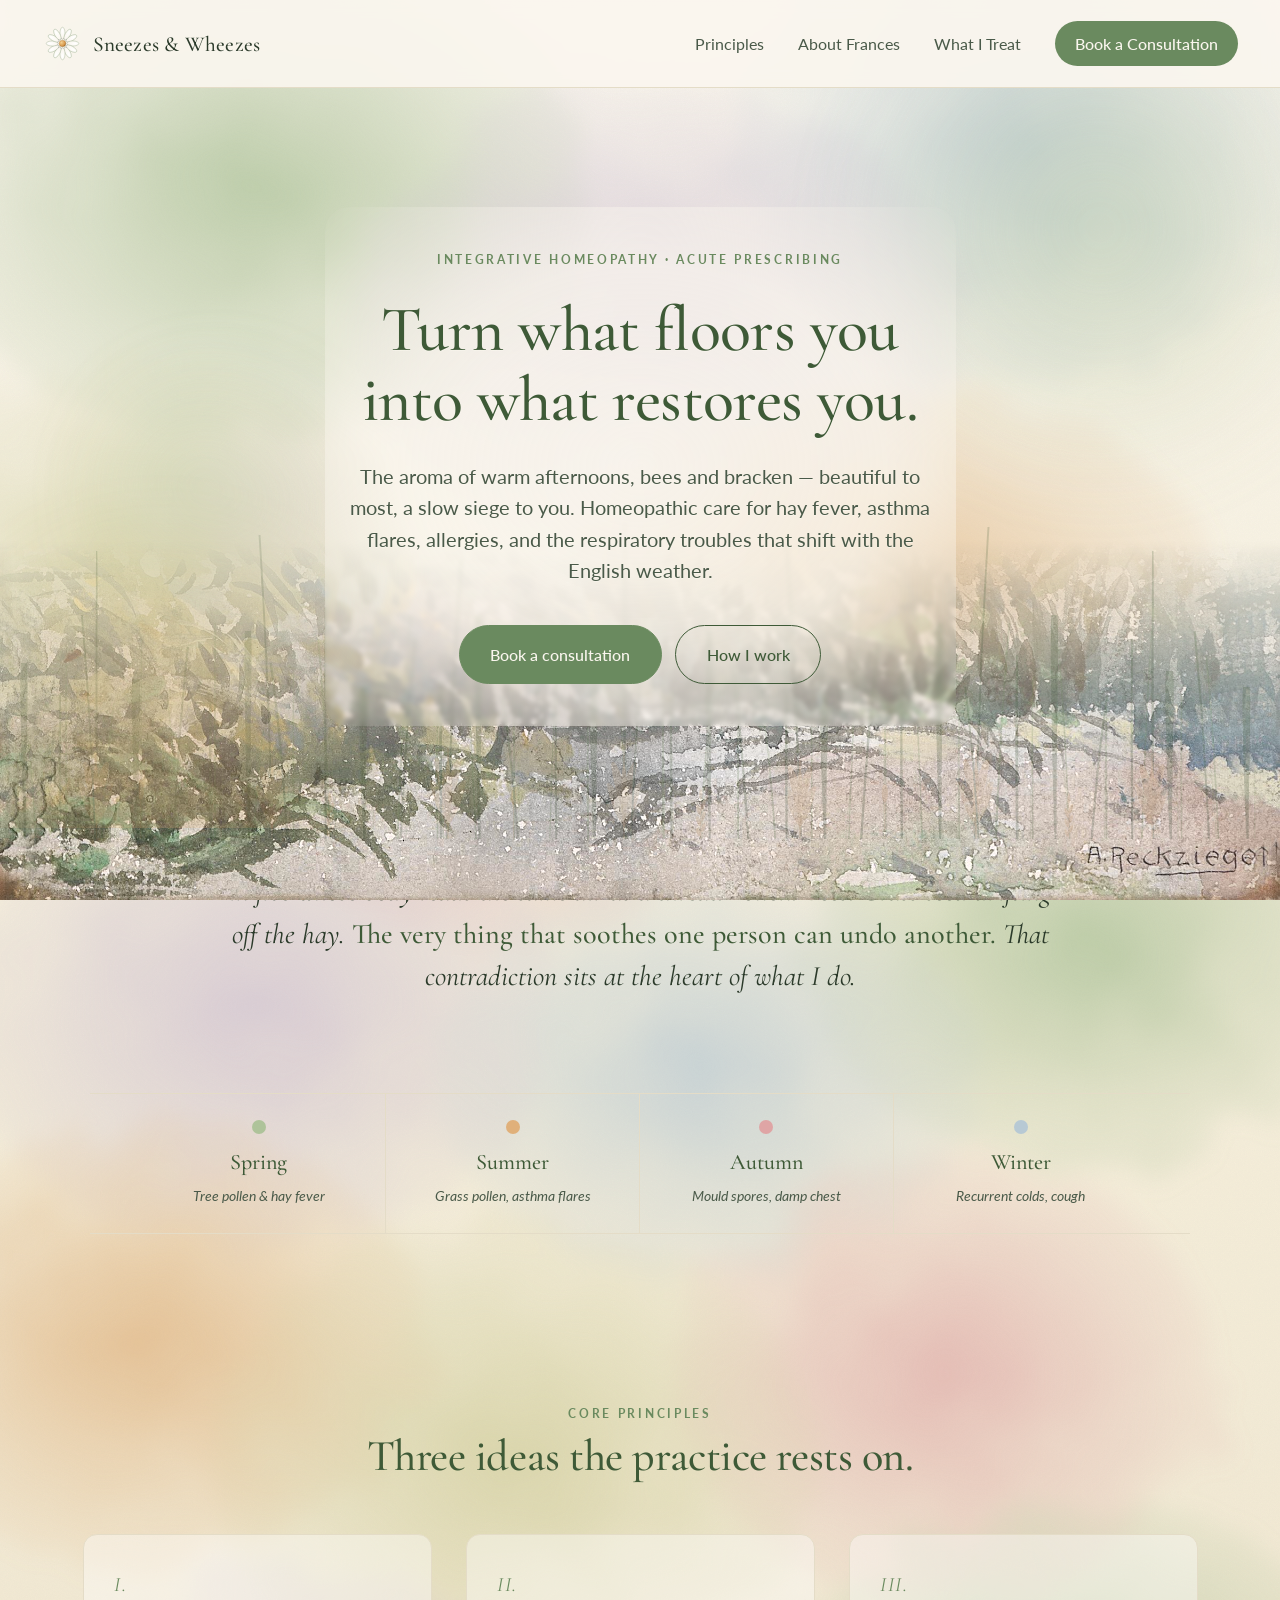
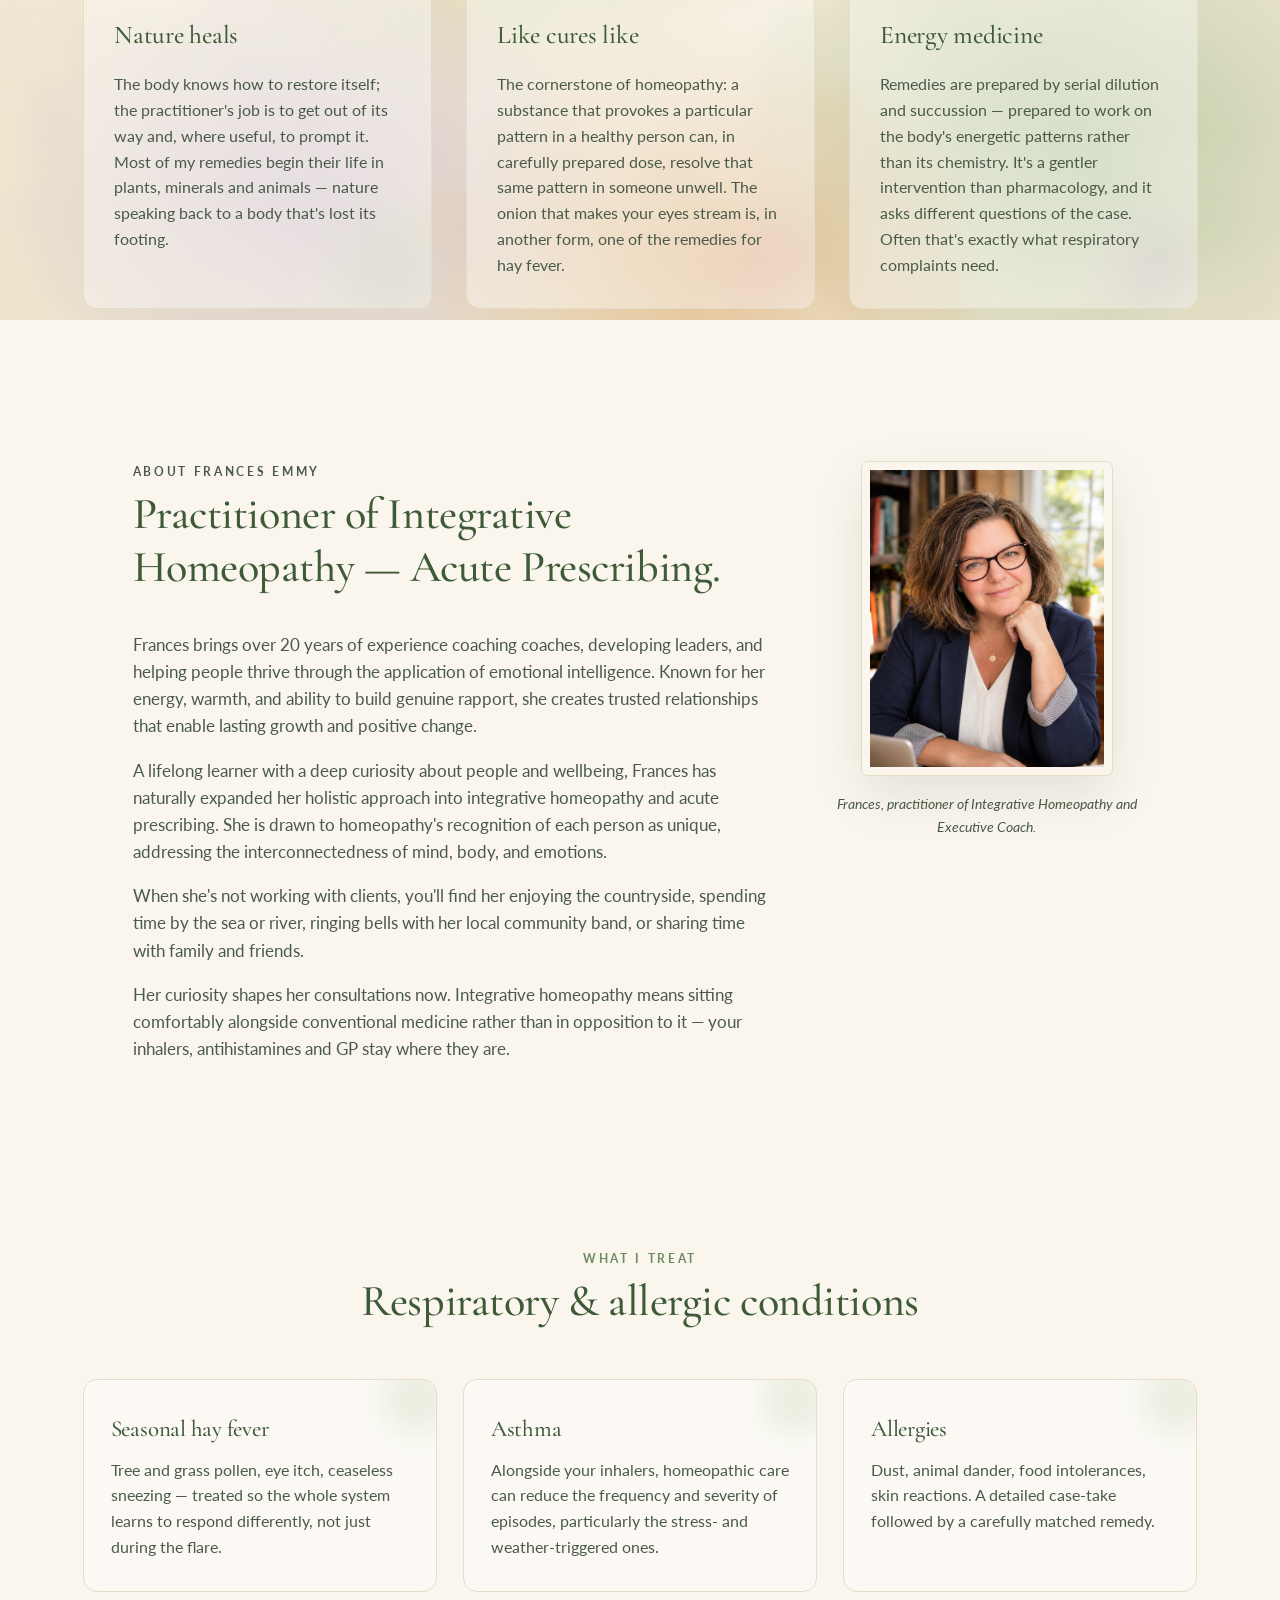
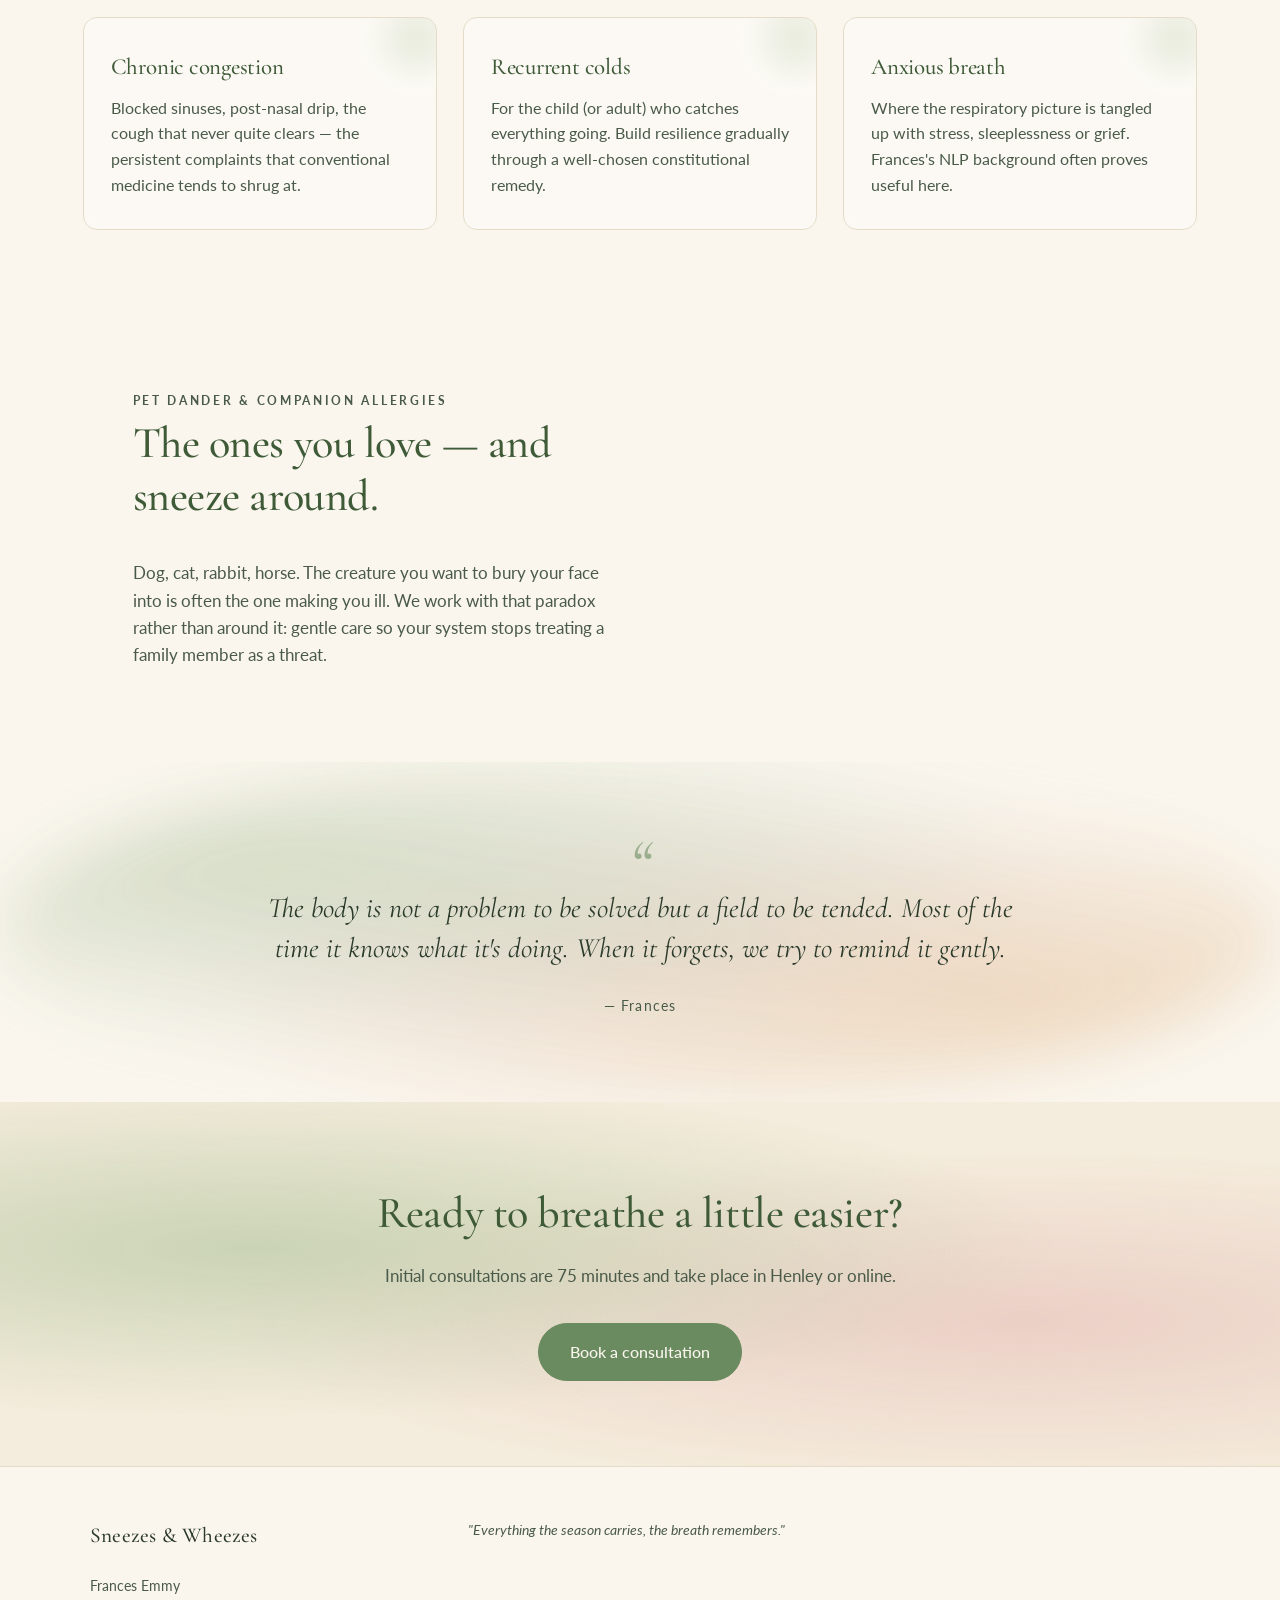
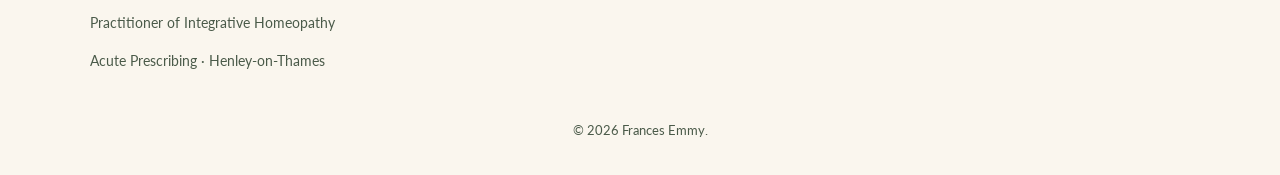
<file: index.html>
<!DOCTYPE html>
<html lang="en">
<head>
<meta charset="UTF-8" />
<meta name="viewport" content="width=device-width, initial-scale=1.0" />
<title>Sneezes & Wheezes — Frances Emmy, Integrative Homeopathy</title>
<link rel="preconnect" href="https://fonts.googleapis.com" />
<link rel="preconnect" href="https://fonts.gstatic.com" crossorigin />
<link href="https://fonts.googleapis.com/css2?family=Cormorant+Garamond:ital,wght@0,400;0,500;0,600;1,400;1,500&family=Lato:wght@300;400;700&display=swap" rel="stylesheet" />
<link rel="stylesheet" href="styles.css" />
<link rel="icon" type="image/svg+xml" href="daisy.svg" />
</head>
<body data-season="spring">

<div class="meadow" aria-hidden="true">
  <div class="meadow-painting"></div>
  <div class="meadow-overlay">
    <object type="image/svg+xml" data="meadow.svg"></object>
  </div>
</div>

<header class="site-nav">
  <a href="#" class="brand">
    <img src="daisy.svg" alt="" class="brand-mark" width="36" height="36" />
    <span class="brand-name">Sneezes &amp; Wheezes</span>
  </a>
  <nav>
    <a href="#principles">Principles</a>
    <a href="#about">About Frances</a>
    <a href="#services">What I Treat</a>
    <a href="booking.html" class="nav-cta">Book a Consultation</a>
  </nav>
</header>

<section class="hero" data-season-section="spring">
  <div class="wash wash-spring"></div>
  <div class="wash wash-summer"></div>
  <div class="wash wash-sprig"></div>
  <div class="hero-inner">
    <p class="eyebrow">Integrative Homeopathy · Acute Prescribing</p>
    <h1>Turn what floors you<br/>into what restores you.</h1>
    <p class="lead">The aroma of warm afternoons, bees and bracken — beautiful to most, a slow siege to you. Homeopathic care for hay fever, asthma flares, allergies, and the respiratory troubles that shift with the English weather.</p>
    <div class="hero-ctas">
      <a href="booking.html" class="btn btn-primary">Book a consultation</a>
      <a href="#principles" class="btn btn-ghost">How I work</a>
    </div>
  </div>
</section>

<section class="paradox" data-season-section="spring">
  <div class="paradox-inner">
    <p class="paradox-lead">
      A meadow in June is a postcard for most of us — and a quiet nightmare for the one in five
      whose body reads the same air as a threat. Pollen. Bees. Grass seed drifting off the hay.
      <strong>The very thing that soothes one person can undo another.</strong>
      That contradiction sits at the heart of what I do.
    </p>
  </div>
</section>

<section class="seasons">
  <div class="season"><span class="dot spring"></span><strong>Spring</strong><em>Tree pollen &amp; hay fever</em></div>
  <div class="season"><span class="dot summer"></span><strong>Summer</strong><em>Grass pollen, asthma flares</em></div>
  <div class="season"><span class="dot autumn"></span><strong>Autumn</strong><em>Mould spores, damp chest</em></div>
  <div class="season"><span class="dot winter"></span><strong>Winter</strong><em>Recurrent colds, cough</em></div>
</section>

<section id="principles" class="principles" data-season-section="summer">
  <p class="eyebrow centered">Core principles</p>
  <h2 class="centered">Three ideas the practice rests on.</h2>

  <div class="principles-grid">
    <article class="principle">
      <div class="principle-mark">I.</div>
      <h3>Nature heals</h3>
      <p>The body knows how to restore itself; the practitioner's job is to get out of its way and, where useful, to prompt it. Most of my remedies begin their life in plants, minerals and animals — nature speaking back to a body that's lost its footing.</p>
    </article>
    <article class="principle">
      <div class="principle-mark">II.</div>
      <h3>Like cures like</h3>
      <p>The cornerstone of homeopathy: a substance that provokes a particular pattern in a healthy person can, in carefully prepared dose, resolve that same pattern in someone unwell. The onion that makes your eyes stream is, in another form, one of the remedies for hay fever.</p>
    </article>
    <article class="principle">
      <div class="principle-mark">III.</div>
      <h3>Energy medicine</h3>
      <p>Remedies are prepared by serial dilution and succussion — prepared to work on the body's energetic patterns rather than its chemistry. It's a gentler intervention than pharmacology, and it asks different questions of the case. Often that's exactly what respiratory complaints need.</p>
    </article>
  </div>
</section>
<section id="about" class="about">
  <div class="about-grid">

    <div class="about-copy">
      <p class="eyebrow">About Frances Emmy</p>

      <h2>Practitioner of Integrative Homeopathy — Acute Prescribing.</h2>

      <p>
        Frances brings over 20 years of experience coaching coaches, developing leaders,
        and helping people thrive through the application of emotional intelligence.
        Known for her energy, warmth, and ability to build genuine rapport, she creates
        trusted relationships that enable lasting growth and positive change.
      </p>

      <p>
        A lifelong learner with a deep curiosity about people and wellbeing, Frances has
        naturally expanded her holistic approach into integrative homeopathy and acute
        prescribing. She is drawn to homeopathy's recognition of each person as unique,
        addressing the interconnectedness of mind, body, and emotions.
      </p>

      <p>
        When she's not working with clients, you'll find her enjoying the countryside,
        spending time by the sea or river, ringing bells with her local community band,
        or sharing time with family and friends.
      </p>

      <p>
       Her curiosity shapes her consultations now. Integrative homeopathy
        means sitting comfortably alongside conventional medicine rather than in opposition
        to it — your inhalers, antihistamines and GP stay where they are.
      </p>
    </div>

    <div class="about-portrait">
      <img src="IMG_1516.jpeg" alt="Frances" class="portrait-frame">
      <figcaption>
        Frances, practitioner of Integrative Homeopathy and Executive Coach.
      </figcaption>
    </div>


</section>

<section id="services" class="services">
  <p class="eyebrow centered">What I treat</p>
  <h2 class="centered">Respiratory &amp; allergic conditions</h2>
  <div class="services-grid">
    <article class="service">
      <h3>Seasonal hay fever</h3>
      <p>Tree and grass pollen, eye itch, ceaseless sneezing — treated so the whole system learns to respond differently, not just during the flare.</p>
    </article>
    <article class="service">
      <h3>Asthma</h3>
      <p>Alongside your inhalers, homeopathic care can reduce the frequency and severity of episodes, particularly the stress- and weather-triggered ones.</p>
    </article>
    <article class="service">
      <h3>Allergies</h3>
      <p>Dust, animal dander, food intolerances, skin reactions. A detailed case-take followed by a carefully matched remedy.</p>
    </article>
    <article class="service">
      <h3>Chronic congestion</h3>
      <p>Blocked sinuses, post-nasal drip, the cough that never quite clears — the persistent complaints that conventional medicine tends to shrug at.</p>
    </article>
    <article class="service">
      <h3>Recurrent colds</h3>
      <p>For the child (or adult) who catches everything going. Build resilience gradually through a well-chosen constitutional remedy.</p>
    </article>
    <article class="service">
      <h3>Anxious breath</h3>
      <p>Where the respiratory picture is tangled up with stress, sleeplessness or grief. Frances's NLP background often proves useful here.</p>
    </article>
  </div>
</section>

<section class="pets" data-season-section="autumn">
  <div class="pets-inner">
    <div class="pets-copy">
      <p class="eyebrow">Pet dander &amp; companion allergies</p>
      <h2>The ones you love &mdash; and sneeze around.</h2>
      <p>Dog, cat, rabbit, horse. The creature you want to bury your face into is often the one making you ill. We work with that paradox rather than around it: gentle care so your system stops treating a family member as a threat.</p>
    </div>
    <div class="pets-illustration">
     
    </div>
  </div>
</section>

<section class="quote-band">
  <div class="wash wash-meadow"></div>
  <div class="quote-inner">
    <p class="quote-mark">&ldquo;</p>
    <p class="quote-text">The body is not a problem to be solved but a field to be tended. Most of the time it knows what it's doing. When it forgets, we try to remind it gently.</p>
    <p class="quote-attrib">— Frances</p>
  </div>
</section>

<section class="cta-band">
  <div class="cta-inner">
    <h2>Ready to breathe a little easier?</h2>
    <p>Initial consultations are 75 minutes and take place in Henley or online.</p>
    <a href="booking.html" class="btn btn-primary">Book a consultation</a>
  </div>
</section>

<footer class="site-foot">
  <div class="foot-inner">
    <div>
      <p class="brand-name">Sneezes &amp; Wheezes</p>
      <p class="small">Frances Emmy</p>
      <p class="small">Practitioner of Integrative Homeopathy</p>
      <p class="small">Acute Prescribing · Henley-on-Thames</p>
    </div>
   
    <div>
      <p class="small italic">"Everything the season carries, the breath remembers."</p>
    </div>
  </div>
  <p class="small credits">© 2026 Frances Emmy. </p>
</footer>

</body>
</html>
</file>
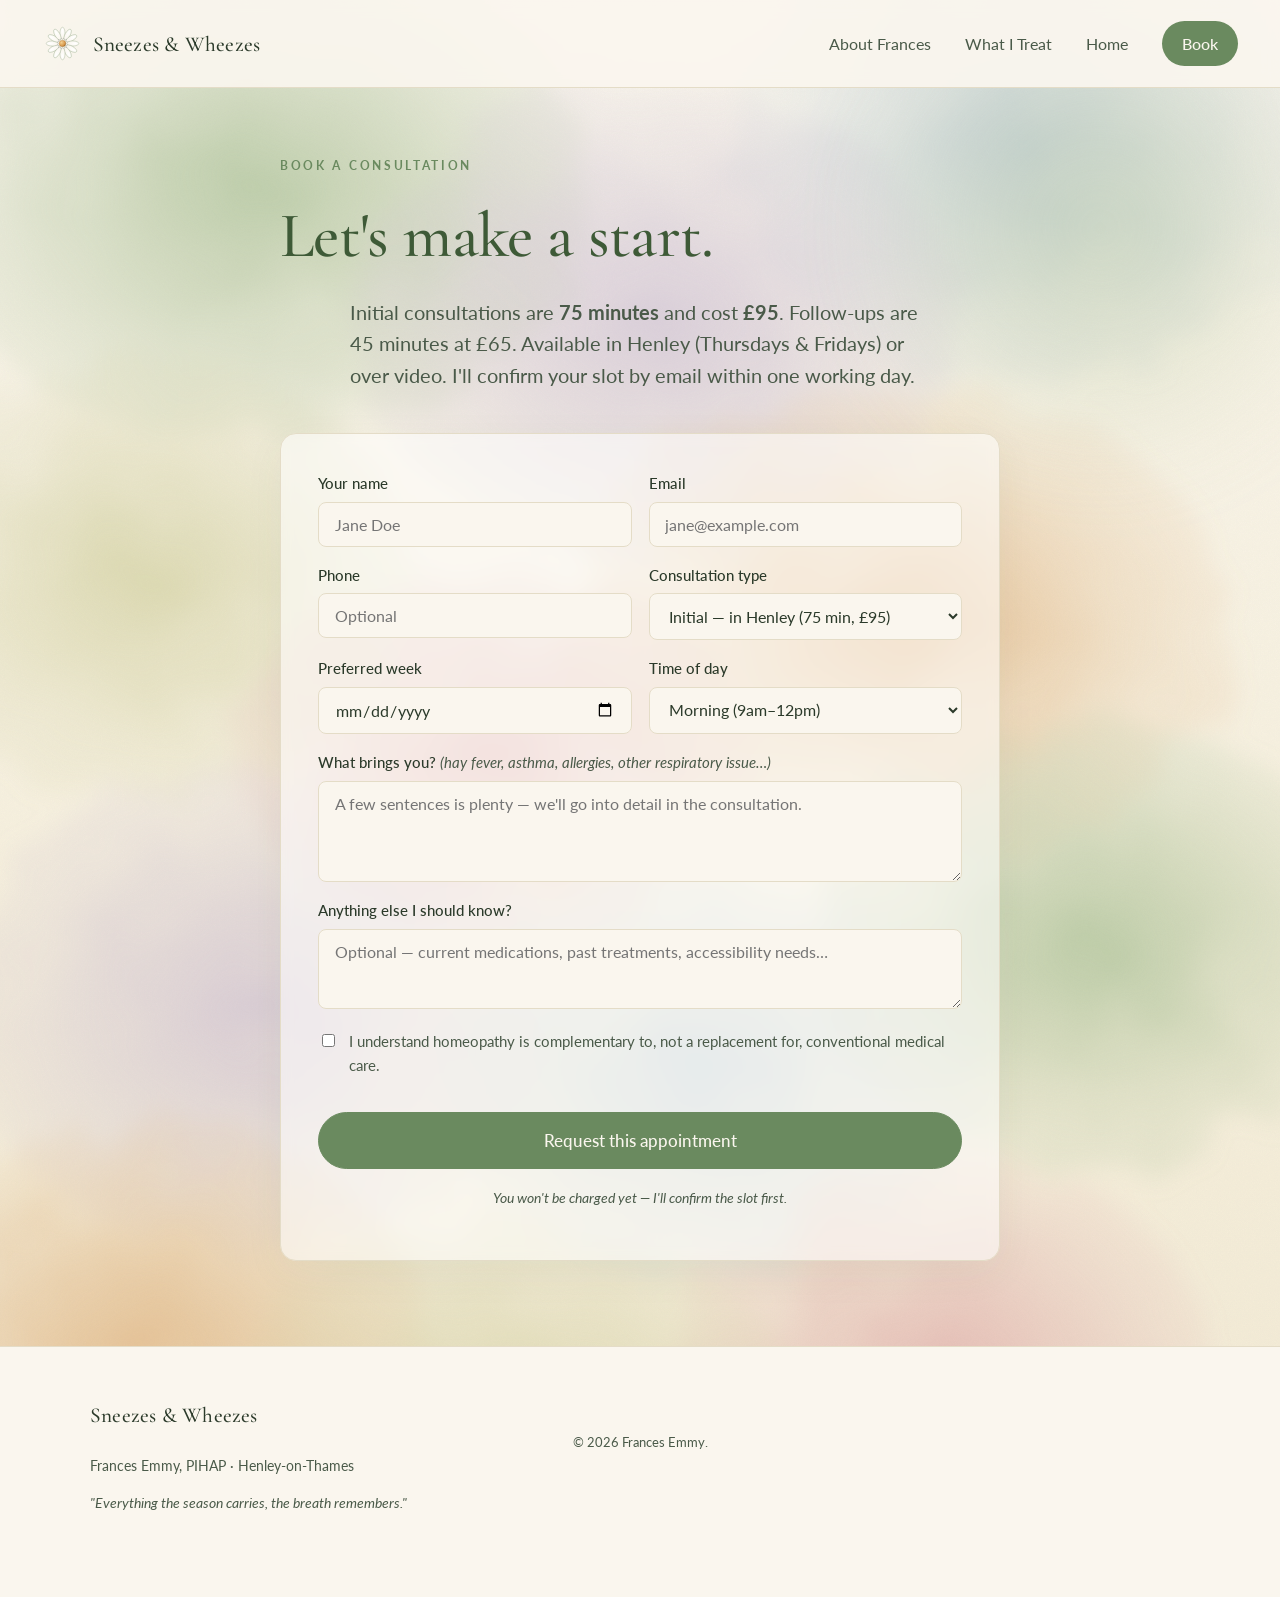
<file: booking.html>
<!DOCTYPE html>
<html lang="en">
<head>
<meta charset="UTF-8" />
<meta name="viewport" content="width=device-width, initial-scale=1.0" />
<title>Book a Consultation — Sneezes & Wheezes</title>
<link rel="preconnect" href="https://fonts.googleapis.com" />
<link rel="preconnect" href="https://fonts.gstatic.com" crossorigin />
<link href="https://fonts.googleapis.com/css2?family=Cormorant+Garamond:ital,wght@0,400;0,500;0,600;1,400&family=Lato:wght@300;400;700&display=swap" rel="stylesheet" />
<link rel="stylesheet" href="styles.css" />
<link rel="stylesheet" href="booking.css" />
<link rel="icon" type="image/svg+xml" href="daisy.svg" />
</head>
<body>

<header class="site-nav">
  <a href="index.html" class="brand">
    <img src="daisy.svg" alt="" class="brand-mark" width="36" height="36" />
    <span class="brand-name">Sneezes &amp; Wheezes</span>
  </a>
  <nav>
    <a href="index.html#about">About Frances</a>
    <a href="index.html#services">What I Treat</a>
    <a href="index.html#gallery">Home</a>
    <a href="booking.html" class="nav-cta">Book</a>
  </nav>
</header>

<main class="booking-page">
  <div class="wash wash-spring"></div>

  <div class="booking-inner">
    <p class="eyebrow">Book a consultation</p>
    <h1>Let's make a start.</h1>
    <p class="lead">Initial consultations are <strong>75 minutes</strong> and cost <strong>£95</strong>. Follow-ups are 45 minutes at £65. Available in Henley (Thursdays &amp; Fridays) or over video. I'll confirm your slot by email within one working day.</p>


     <form
  class="booking-form"
  action="https://formspree.io/f/mrevkraj"
  method="POST"> 
      <div class="row">
        <label>
          <span>Your name</span>
          <input type="text" name="name" required placeholder="Jane Doe" />
        </label>
        <label>
          <span>Email</span>
          <input type="email" name="email" required placeholder="jane@example.com" />
        </label>
      </div>

      <div class="row">
        <label>
          <span>Phone</span>
          <input type="tel" name="phone" placeholder="Optional" />
        </label>
        <label>
          <span>Consultation type</span>
          <select name="type" required>
            <option value="initial-inperson">Initial — in Henley (75 min, £95)</option>
            <option value="initial-video">Initial — video (75 min, £95)</option>
            <option value="followup-inperson">Follow-up — in Henley (45 min, £65)</option>
            <option value="followup-video">Follow-up — video (45 min, £65)</option>
          </select>
        </label>
      </div>

      <div class="row">
        <label>
          <span>Preferred week</span>
          <input type="date" name="date" required />
        </label>
        <label>
          <span>Time of day</span>
          <select name="time" required>
            <option>Morning (9am–12pm)</option>
            <option>Early afternoon (12–3pm)</option>
            <option>Late afternoon (3–6pm)</option>
            <option>Evening (6–8pm, video only)</option>
          </select>
        </label>
      </div>

      <label class="full">
        <span>What brings you? <em>(hay fever, asthma, allergies, other respiratory issue…)</em></span>
        <textarea name="complaint" rows="4" required placeholder="A few sentences is plenty — we'll go into detail in the consultation."></textarea>
      </label>

      <label class="full">
        <span>Anything else I should know?</span>
        <textarea name="notes" rows="2" placeholder="Optional — current medications, past treatments, accessibility needs…"></textarea>
      </label>

      <label class="checkbox">
        <input type="checkbox" name="consent" required />
        <span>I understand homeopathy is complementary to, not a replacement for, conventional medical care.</span>
      </label>

      <button type="submit" class="btn btn-primary">Request this appointment</button>
      <p class="small italic">You won't be charged yet — I'll confirm the slot first.</p>
    </form>

    <div class="confirm hidden" id="confirm">
      <h2>Thank you.</h2>
      <p>Your request is in. Frances will confirm by email within one working day — usually much sooner.</p>
      <p class="italic small">(This is a mockup — no data has actually been sent anywhere.)</p>
    </div>
  </div>
</main>

<footer class="site-foot">
  <div class="foot-inner">
    <div>
      <p class="brand-name">Sneezes &amp; Wheezes</p>
      <p class="small">Frances Emmy, PIHAP · Henley-on-Thames</p>
       <div>
      <p class="small italic">"Everything the season carries, the breath remembers."</p>
    </div>
  </div>
  <p class="small credits">© 2026 Frances Emmy. </p>
</footer>



</body>
</html>
</file>
<file: styles.css>
:root {
  --ink: #2b3a2a;
  --ink-soft: #4a5a49;
  --cream: #faf6ee;
  --paper: #f4ecdc;
  --wash-green: #aec39a;
  --wash-olive: #c7c68b;
  --wash-amber: #e0b07a;
  --wash-rose: #dfa5a5;
  --wash-sky: #b7c9d4;
  --wash-lilac: #c2b1cf;
  --accent: #6a8a5f;
  --accent-deep: #3e5a37;
  --border: #e4dcc7;
}

* { box-sizing: border-box; }

html, body {
  margin: 0;
  padding: 0;
  font-family: 'Lato', 'Helvetica Neue', sans-serif;
  color: var(--ink);
  background: var(--cream);
  font-size: 17px;
  line-height: 1.6;
}

body {
  background-color: var(--cream);
  background-image: url('watercolour-bg.svg');
  background-size: 100% auto;
  background-position: center top;
  background-repeat: no-repeat;
  min-height: 100vh;
}

/* Swaying meadow — fixed at bottom of viewport */
.meadow {
  position: fixed;
  left: 0;
  right: 0;
  bottom: 0;
  height: 42vh;
  min-height: 280px;
  max-height: 460px;
  z-index: 0;
  pointer-events: none;
  transition: filter 1.6s ease;
  overflow: hidden;
}

.meadow-painting {
  position: absolute;
  inset: 0;
  background-image: url('meadow-watercolour.jpg');
  background-size: cover;
  background-position: center bottom;
  -webkit-mask-image: linear-gradient(to top, black 35%, rgba(0,0,0,0.6) 60%, transparent 95%);
          mask-image: linear-gradient(to top, black 35%, rgba(0,0,0,0.6) 60%, transparent 95%);
  animation: meadow-breeze 18s ease-in-out infinite;
}

.meadow-overlay {
  position: absolute;
  inset: 0;
  width: 100%;
  height: 100%;
  opacity: 0.22;
}

.meadow-overlay object,
.meadow-overlay svg {
  width: 100%;
  height: 100%;
  display: block;
}

@keyframes meadow-breeze {
  0%, 100% { transform: translateX(0) skewX(-0.15deg); }
  50%      { transform: translateX(-8px) skewX(0.15deg); }
}

/* Seasonal tint — driven by a data attribute on <body> set via scroll JS */
body[data-season="spring"] .meadow { filter: hue-rotate(-6deg) saturate(1.05) brightness(1.05); }
body[data-season="summer"] .meadow { filter: hue-rotate(-18deg) saturate(1.15) brightness(1.02); }
body[data-season="autumn"] .meadow { filter: hue-rotate(22deg) saturate(1.25) brightness(0.92); }
body[data-season="winter"] .meadow { filter: hue-rotate(8deg) saturate(0.55) brightness(0.98); }

@keyframes sway-far {
  0%, 100% { transform: rotate(-0.6deg); }
  50%      { transform: rotate(0.6deg); }
}
@keyframes sway-mid {
  0%, 100% { transform: rotate(-1.1deg); }
  50%      { transform: rotate(1.1deg); }
}
@keyframes sway-near {
  0%, 100% { transform: rotate(-1.6deg); }
  50%      { transform: rotate(1.6deg); }
}
@keyframes sway-daisy {
  0%, 100% { transform: rotate(-2.2deg); }
  50%      { transform: rotate(2.2deg); }
}

.m-far     { transform-origin: center bottom; animation: sway-far   9s ease-in-out infinite; }
.m-mid     { transform-origin: center bottom; animation: sway-mid   6.5s ease-in-out infinite; }
.m-daisies { transform-origin: center bottom; animation: sway-daisy 5s ease-in-out infinite; }
.m-near    { transform-origin: center bottom; animation: sway-near  4.5s ease-in-out infinite; }
.m-animals { transform-origin: center bottom; }

body.is-scrolling .m-far,
body.is-scrolling .m-mid,
body.is-scrolling .m-daisies,
body.is-scrolling .m-near { animation-duration: 1.8s; }

@media (prefers-reduced-motion: reduce) {
  .m-far, .m-mid, .m-near, .m-daisies { animation: none; }
}

h1, h2, h3 {
  font-family: 'Cormorant Garamond', serif;
  font-weight: 500;
  color: var(--accent-deep);
  letter-spacing: -0.01em;
}

h1 {
  font-size: clamp(2.4rem, 5vw, 3.8rem);
  line-height: 1.1;
  margin: 0.4em 0;
}

h2 {
  font-size: clamp(1.8rem, 3.5vw, 2.6rem);
  line-height: 1.2;
  margin-top: 0;
}

h3 {
  font-size: 1.35rem;
  margin: 0 0 0.4em 0;
  color: var(--accent-deep);
}

p { margin: 0 0 1em 0; }
.small { font-size: 0.85rem; color: var(--ink-soft); }
.italic { font-style: italic; }

.centered { text-align: center; }

.eyebrow {
  text-transform: uppercase;
  font-size: 0.72rem;
  letter-spacing: 0.22em;
  color: var(--accent);
  font-weight: 700;
  margin-bottom: 0.5em;
}

.site-nav {
  display: flex;
  justify-content: space-between;
  align-items: center;
  padding: 1.25rem 2.5rem;
  position: sticky;
  top: 0;
  background: rgba(250, 246, 238, 0.92);
  backdrop-filter: blur(8px);
  z-index: 50;
  border-bottom: 1px solid var(--border);
}

.brand {
  display: flex;
  align-items: center;
  gap: 0.65rem;
  text-decoration: none;
  color: var(--ink);
}

.brand-mark {
  width: 2.3rem;
  height: 2.3rem;
  display: block;
  flex-shrink: 0;
}

.brand-name {
  font-family: 'Cormorant Garamond', serif;
  font-size: 1.25rem;
  font-weight: 500;
  letter-spacing: 0.01em;
}

.site-nav nav {
  display: flex;
  gap: 2rem;
  align-items: center;
}

.site-nav nav a {
  text-decoration: none;
  color: var(--ink-soft);
  font-size: 0.95rem;
  transition: color 0.2s;
}

.site-nav nav a:hover { color: var(--accent-deep); }

.nav-cta {
  background: var(--accent);
  color: var(--cream) !important;
  padding: 0.55rem 1.15rem;
  border-radius: 999px;
  font-weight: 500;
}

.nav-cta:hover { background: var(--accent-deep); color: var(--cream); }

/* Hero */
.hero {
  position: relative;
  padding: 7rem 2.5rem 6rem;
  overflow: hidden;
  min-height: 72vh;
  display: flex;
  align-items: center;
}

.wash {
  position: absolute;
  border-radius: 50%;
  filter: blur(50px);
  opacity: 0.45;
  pointer-events: none;
}

.wash-spring {
  width: 520px;
  height: 520px;
  top: -120px;
  right: -80px;
  background: radial-gradient(circle, var(--wash-green), transparent 70%);
}

.wash-summer {
  width: 440px;
  height: 440px;
  bottom: -140px;
  left: -60px;
  background: radial-gradient(circle, var(--wash-amber), transparent 70%);
}

.wash-sprig {
  width: 260px;
  height: 260px;
  top: 38%;
  left: 8%;
  background:
    radial-gradient(ellipse at 30% 40%, rgba(174, 195, 154, 0.55), transparent 60%),
    radial-gradient(ellipse at 65% 60%, rgba(194, 177, 207, 0.35), transparent 65%);
  opacity: 0.6;
  filter: blur(40px);
}

.wash-meadow {
  position: absolute;
  inset: 0;
  background:
    radial-gradient(ellipse at 20% 30%, rgba(174, 195, 154, 0.55), transparent 55%),
    radial-gradient(ellipse at 80% 70%, rgba(224, 176, 122, 0.45), transparent 60%),
    radial-gradient(ellipse at 50% 50%, rgba(194, 177, 207, 0.25), transparent 70%);
  filter: blur(30px);
  opacity: 0.85;
  pointer-events: none;
}

.hero-inner {
  position: relative;
  max-width: 780px;
  z-index: 2;
  margin: 0 auto;
  text-align: center;
  padding: 2.5rem 1.5rem;
  border-radius: 24px;
  background: radial-gradient(ellipse at center, rgba(250, 246, 238, 0.85) 0%, rgba(250, 246, 238, 0.7) 55%, rgba(250, 246, 238, 0) 100%);
  backdrop-filter: blur(2px);
}

.hero-inner h1,
.hero-inner .lead {
  text-shadow: 0 1px 0 rgba(250, 246, 238, 0.6);
}

.lead {
  font-size: 1.15rem;
  color: var(--ink-soft);
  max-width: 580px;
  margin: 1.2em auto 2em;
}

.hero-ctas {
  display: flex;
  gap: 0.8rem;
  justify-content: center;
  flex-wrap: wrap;
}

.btn {
  display: inline-block;
  padding: 0.9rem 1.8rem;
  border-radius: 999px;
  font-size: 0.95rem;
  font-weight: 500;
  text-decoration: none;
  transition: all 0.2s;
  border: 1.5px solid transparent;
  cursor: pointer;
  font-family: inherit;
}

.btn-primary {
  background: var(--accent);
  color: var(--cream);
  border-color: var(--accent);
}

.btn-primary:hover {
  background: var(--accent-deep);
  border-color: var(--accent-deep);
  transform: translateY(-1px);
}

.btn-ghost {
  background: transparent;
  color: var(--accent-deep);
  border-color: var(--accent-deep);
}

.btn-ghost:hover {
  background: rgba(62, 90, 55, 0.08);
}

/* Paradox band */
.paradox {
  padding: 0 2.5rem 4rem;
  max-width: 920px;
  margin: 0 auto;
  text-align: center;
}

.paradox-lead {
  font-family: 'Cormorant Garamond', serif;
  font-size: clamp(1.35rem, 2.2vw, 1.7rem);
  line-height: 1.5;
  color: var(--ink);
  font-style: italic;
  font-weight: 400;
}

.paradox-lead strong {
  font-style: normal;
  font-weight: 500;
  color: var(--accent-deep);
}

/* Principles */
.principles {
  padding: 5rem 2.5rem 4rem;
  max-width: 1200px;
  margin: 0 auto;
}

.principles h2 { margin-bottom: 3rem; }

.principles-grid {
  display: grid;
  grid-template-columns: repeat(3, 1fr);
  gap: 2rem;
}

.principle {
  position: relative;
  padding: 2rem 1.8rem 1.8rem;
  background: rgba(255, 255, 255, 0.4);
  border: 1px solid var(--border);
  border-radius: 14px;
  overflow: hidden;
}

.principle::after {
  content: '';
  position: absolute;
  bottom: -40px;
  right: -40px;
  width: 160px;
  height: 160px;
  border-radius: 50%;
  background: radial-gradient(circle, rgba(174, 195, 154, 0.22), transparent 70%);
  filter: blur(18px);
  pointer-events: none;
}

.principle:nth-child(2)::after {
  background: radial-gradient(circle, rgba(223, 165, 165, 0.22), transparent 70%);
}

.principle:nth-child(3)::after {
  background: radial-gradient(circle, rgba(194, 177, 207, 0.24), transparent 70%);
}

.principle-mark {
  font-family: 'Cormorant Garamond', serif;
  font-style: italic;
  font-size: 1.2rem;
  color: var(--accent);
  letter-spacing: 0.08em;
  margin-bottom: 0.8rem;
}

.principle h3 {
  font-size: 1.5rem;
  margin-bottom: 0.6em;
}

.principle p {
  color: var(--ink-soft);
  font-size: 0.95rem;
  margin: 0;
  position: relative;
  z-index: 1;
}

/* Pets band */
.pets {
  padding: 4.5rem 2.5rem;
  max-width: 1100px;
  margin: 0 auto;
}

.pets-inner {
  display: grid;
  grid-template-columns: 1fr 1fr;
  gap: 3rem;
  align-items: center;
}

.pets-copy h2 { margin-top: 0; }
.pets-copy p { color: var(--ink-soft); }

.pets-illustration {
  position: relative;
}

.pets-illustration img {
  width: 100%;
  max-width: 460px;
  display: block;
  margin: 0 auto;
}

@media (max-width: 860px) {
  .pets-inner { grid-template-columns: 1fr; gap: 1.5rem; }
  .pets { padding: 3rem 1.25rem; }
}

/* Quote band */
.quote-band {
  position: relative;
  padding: 5rem 2.5rem;
  overflow: hidden;
  text-align: center;
}

.quote-inner {
  position: relative;
  max-width: 760px;
  margin: 0 auto;
  z-index: 1;
}

.quote-mark {
  font-family: 'Cormorant Garamond', serif;
  font-style: italic;
  font-size: 4rem;
  color: var(--accent);
  line-height: 0.5;
  margin: 0 0 0.5rem 0;
  opacity: 0.6;
}

.quote-text {
  font-family: 'Cormorant Garamond', serif;
  font-style: italic;
  font-size: clamp(1.35rem, 2.2vw, 1.75rem);
  line-height: 1.4;
  color: var(--ink);
  margin: 0 0 1.5rem 0;
}

.quote-attrib {
  font-size: 0.85rem;
  color: var(--ink-soft);
  letter-spacing: 0.08em;
  margin: 0;
}

/* Seasons strip */
.seasons {
  display: grid;
  grid-template-columns: repeat(4, 1fr);
  gap: 0;
  padding: 0 2.5rem;
  max-width: 1100px;
  margin: 0 auto 5rem;
  border-top: 1px solid var(--border);
  border-bottom: 1px solid var(--border);
}

.season {
  display: flex;
  flex-direction: column;
  align-items: center;
  padding: 1.5rem 1rem;
  gap: 0.25rem;
  border-right: 1px solid var(--border);
  font-size: 0.9rem;
}
.season:last-child { border-right: none; }
.season strong {
  font-family: 'Cormorant Garamond', serif;
  font-size: 1.3rem;
  font-weight: 500;
  color: var(--accent-deep);
}
.season em {
  font-style: italic;
  color: var(--ink-soft);
  font-size: 0.85rem;
}

.dot {
  width: 14px;
  height: 14px;
  border-radius: 50%;
  margin-bottom: 0.4rem;
  filter: blur(0.5px);
}
.dot.spring { background: var(--wash-green); }
.dot.summer { background: var(--wash-amber); }
.dot.autumn { background: var(--wash-rose); }
.dot.winter { background: var(--wash-sky); }

/* About */
.about {
  padding: 5rem 2.5rem;
  max-width: 1100px;
  margin: 0 auto;
}

.about-grid {
  display: grid;
  grid-template-columns: 1.3fr 1fr;
  gap: 4rem;
  align-items: center;
}

.about-copy p { color: var(--ink-soft); }
.about-copy strong { color: var(--ink); font-weight: 700; }

.about-portrait { text-align: center; }
.portrait-frame {
  width: 100%;
  aspect-ratio: 4 / 5;
  border-radius: 6px;
  background:
    radial-gradient(circle at 35% 30%, rgba(223, 165, 165, 0.55), transparent 55%),
    radial-gradient(circle at 70% 65%, rgba(174, 195, 154, 0.5), transparent 60%),
    radial-gradient(circle at 40% 80%, rgba(224, 176, 122, 0.4), transparent 55%),
    linear-gradient(160deg, #ede4cf, #e7dcbc);
  box-shadow: 0 20px 50px rgba(62, 90, 55, 0.12);
  border: 8px solid var(--cream);
  outline: 1px solid var(--border);
}

.about-portrait figcaption {
  font-style: italic;
  font-size: 0.85rem;
  color: var(--ink-soft);
  margin-top: 1rem;
}

/* Services */
.services {
  padding: 5rem 2.5rem;
  max-width: 1200px;
  margin: 0 auto;
}

.services h2 { margin-bottom: 3rem; }

.services-grid {
  display: grid;
  grid-template-columns: repeat(auto-fit, minmax(280px, 1fr));
  gap: 1.5rem;
}

.service {
  background: rgba(255, 255, 255, 0.4);
  backdrop-filter: blur(4px);
  border: 1px solid var(--border);
  border-radius: 14px;
  padding: 1.8rem 1.6rem;
  transition: all 0.2s;
  position: relative;
  overflow: hidden;
}

.service::before {
  content: '';
  position: absolute;
  top: -30px;
  right: -30px;
  width: 100px;
  height: 100px;
  border-radius: 50%;
  background: radial-gradient(circle, rgba(174, 195, 154, 0.3), transparent 70%);
  filter: blur(10px);
}

.service:hover {
  transform: translateY(-2px);
  box-shadow: 0 14px 40px rgba(62, 90, 55, 0.08);
  border-color: var(--accent);
}

.service p {
  font-size: 0.95rem;
  color: var(--ink-soft);
  margin: 0;
}

/* Gallery */
.gallery {
  padding: 5rem 2.5rem 6rem;
  max-width: 1200px;
  margin: 0 auto;
}

.gallery-intro {
  color: var(--ink-soft);
  max-width: 480px;
  margin: 0 auto 3rem;
}

.gallery-grid {
  display: grid;
  grid-template-columns: repeat(auto-fit, minmax(220px, 1fr));
  gap: 2rem;
}

.painting {
  margin: 0;
  text-align: center;
}

.wc {
  width: 100%;
  aspect-ratio: 4 / 3;
  border-radius: 4px;
  margin-bottom: 0.8rem;
  box-shadow: 0 12px 30px rgba(62, 90, 55, 0.08);
  border: 6px solid var(--cream);
  outline: 1px solid var(--border);
}

.wc-bluebells {
  background:
    radial-gradient(ellipse at 30% 70%, rgba(194, 177, 207, 0.85), transparent 60%),
    radial-gradient(ellipse at 70% 50%, rgba(174, 195, 154, 0.75), transparent 60%),
    radial-gradient(ellipse at 50% 30%, rgba(250, 246, 238, 0.9), transparent 55%),
    linear-gradient(180deg, #ead8e6, #cfd8bc 55%, #9db089);
}

.wc-meadow {
  background:
    radial-gradient(ellipse at 20% 40%, rgba(250, 246, 238, 0.95), transparent 55%),
    radial-gradient(ellipse at 70% 75%, rgba(224, 176, 122, 0.9), transparent 60%),
    radial-gradient(ellipse at 50% 60%, rgba(199, 198, 139, 0.95), transparent 65%),
    linear-gradient(180deg, #eae3c1, #d8c88f 60%, #b59b57);
}

.wc-bracken {
  background:
    radial-gradient(ellipse at 30% 60%, rgba(224, 176, 122, 0.9), transparent 60%),
    radial-gradient(ellipse at 70% 40%, rgba(223, 165, 165, 0.8), transparent 60%),
    radial-gradient(ellipse at 50% 80%, rgba(123, 79, 56, 0.6), transparent 60%),
    linear-gradient(180deg, #e5c9a0, #c48f5e 60%, #7a4e31);
}

.wc-frost {
  background:
    radial-gradient(ellipse at 40% 30%, rgba(250, 246, 238, 0.9), transparent 60%),
    radial-gradient(ellipse at 70% 70%, rgba(183, 201, 212, 0.85), transparent 60%),
    radial-gradient(ellipse at 20% 70%, rgba(194, 177, 207, 0.6), transparent 65%),
    linear-gradient(180deg, #e4ebf1, #b9c7d2 60%, #8ea0ac);
}

.painting figcaption {
  font-style: italic;
  font-size: 0.88rem;
  color: var(--ink-soft);
}

/* CTA band */
.cta-band {
  position: relative;
  padding: 5rem 2.5rem;
  background:
    radial-gradient(ellipse at 20% 40%, rgba(174, 195, 154, 0.6), transparent 55%),
    radial-gradient(ellipse at 80% 60%, rgba(223, 165, 165, 0.4), transparent 55%),
    var(--paper);
  text-align: center;
}

.cta-inner {
  max-width: 620px;
  margin: 0 auto;
}

.cta-inner h2 { margin-bottom: 0.5em; }
.cta-inner p { color: var(--ink-soft); margin-bottom: 2em; }

/* Footer */
.site-foot {
  padding: 3rem 2.5rem 2rem;
  border-top: 1px solid var(--border);
  background: var(--cream);
}

.foot-inner {
  display: grid;
  grid-template-columns: repeat(3, 1fr);
  gap: 2rem;
  max-width: 1100px;
  margin: 0 auto 2rem;
  align-items: start;
}

.credits {
  text-align: center;
  margin: 2rem 0 0 0;
  color: var(--ink-soft);
  font-size: 0.75rem;
}

/* Responsive */
@media (max-width: 860px) {
  .site-nav { padding: 1rem 1.25rem; flex-wrap: wrap; gap: 1rem; }
  .site-nav nav { gap: 1rem; flex-wrap: wrap; font-size: 0.9rem; }
  .hero { padding: 4rem 1.5rem; }
  .seasons { grid-template-columns: repeat(2, 1fr); }
  .season:nth-child(2) { border-right: none; }
  .about, .services, .gallery { padding: 3.5rem 1.5rem; }
  .about-grid { grid-template-columns: 1fr; gap: 2rem; }
  .foot-inner { grid-template-columns: 1fr; text-align: center; }
  .principles-grid { grid-template-columns: 1fr; gap: 1.2rem; }
  .paradox { padding: 0 1.25rem 3rem; }
  .principles { padding: 3rem 1.25rem; }
}
.about-grid {
    display: flex;
    align-items: flex-start;
    gap: 3rem;
}

.about-copy {
    flex: 2;
}

.about-portrait {
    flex: 1;
    text-align: center;
}

.portrait-frame {
    width: 250px;
    max-width: 100%;
    height: auto;
    display: block;
    margin: 0 auto;
}

@media (max-width: 768px) {
    .about-grid {
        flex-direction: column;
    }

    .about-portrait {
        order: -1;
    }
}
</file>
<file: booking.css>
.booking-page {
  position: relative;
  padding: 4rem 2.5rem 5rem;
  overflow: hidden;
  min-height: 80vh;
}

.booking-inner {
  position: relative;
  max-width: 720px;
  margin: 0 auto;
  z-index: 1;
}

.booking-form {
  margin-top: 2.5rem;
  background: rgba(255, 255, 255, 0.55);
  border: 1px solid var(--border);
  border-radius: 16px;
  padding: 2.2rem;
  backdrop-filter: blur(6px);
  box-shadow: 0 12px 40px rgba(62, 90, 55, 0.06);
}

.booking-form .row {
  display: grid;
  grid-template-columns: 1fr 1fr;
  gap: 1rem;
  margin-bottom: 1rem;
}

.booking-form label {
  display: flex;
  flex-direction: column;
  font-size: 0.88rem;
  color: var(--ink-soft);
}

.booking-form label.full { margin-bottom: 1rem; }

.booking-form label span {
  margin-bottom: 0.35rem;
  font-weight: 500;
  color: var(--ink);
}

.booking-form label span em {
  font-style: italic;
  font-weight: 400;
  color: var(--ink-soft);
}

.booking-form input[type="text"],
.booking-form input[type="email"],
.booking-form input[type="tel"],
.booking-form input[type="date"],
.booking-form select,
.booking-form textarea {
  font-family: inherit;
  font-size: 0.95rem;
  padding: 0.7rem 0.9rem;
  border-radius: 8px;
  border: 1px solid var(--border);
  background: var(--cream);
  color: var(--ink);
  transition: border 0.2s, box-shadow 0.2s;
}

.booking-form input:focus,
.booking-form select:focus,
.booking-form textarea:focus {
  outline: none;
  border-color: var(--accent);
  box-shadow: 0 0 0 3px rgba(106, 138, 95, 0.15);
}

.booking-form textarea {
  resize: vertical;
  min-height: 80px;
  font-family: inherit;
}

.booking-form .checkbox {
  display: flex;
  flex-direction: row;
  align-items: flex-start;
  gap: 0.6rem;
  margin: 1.2rem 0 1.5rem;
  font-size: 0.88rem;
}

.booking-form .checkbox input {
  margin-top: 0.25rem;
  accent-color: var(--accent);
}

.booking-form .checkbox span {
  font-weight: 400;
  margin-bottom: 0;
  color: var(--ink-soft);
}

.booking-form button {
  width: 100%;
  margin-top: 0.5rem;
  font-size: 1rem;
  padding: 1rem 1.5rem;
}

.booking-form .small {
  text-align: center;
  margin-top: 1rem;
  color: var(--ink-soft);
}

.hidden { display: none !important; }

.confirm {
  margin-top: 2.5rem;
  text-align: center;
  padding: 3rem 2rem;
  background: rgba(255, 255, 255, 0.55);
  border: 1px solid var(--border);
  border-radius: 16px;
}

.confirm h2 { margin-top: 0; }
.confirm p { color: var(--ink-soft); }

@media (max-width: 640px) {
  .booking-page { padding: 2rem 1.25rem; }
  .booking-form { padding: 1.5rem; }
  .booking-form .row { grid-template-columns: 1fr; }
}
</file>
